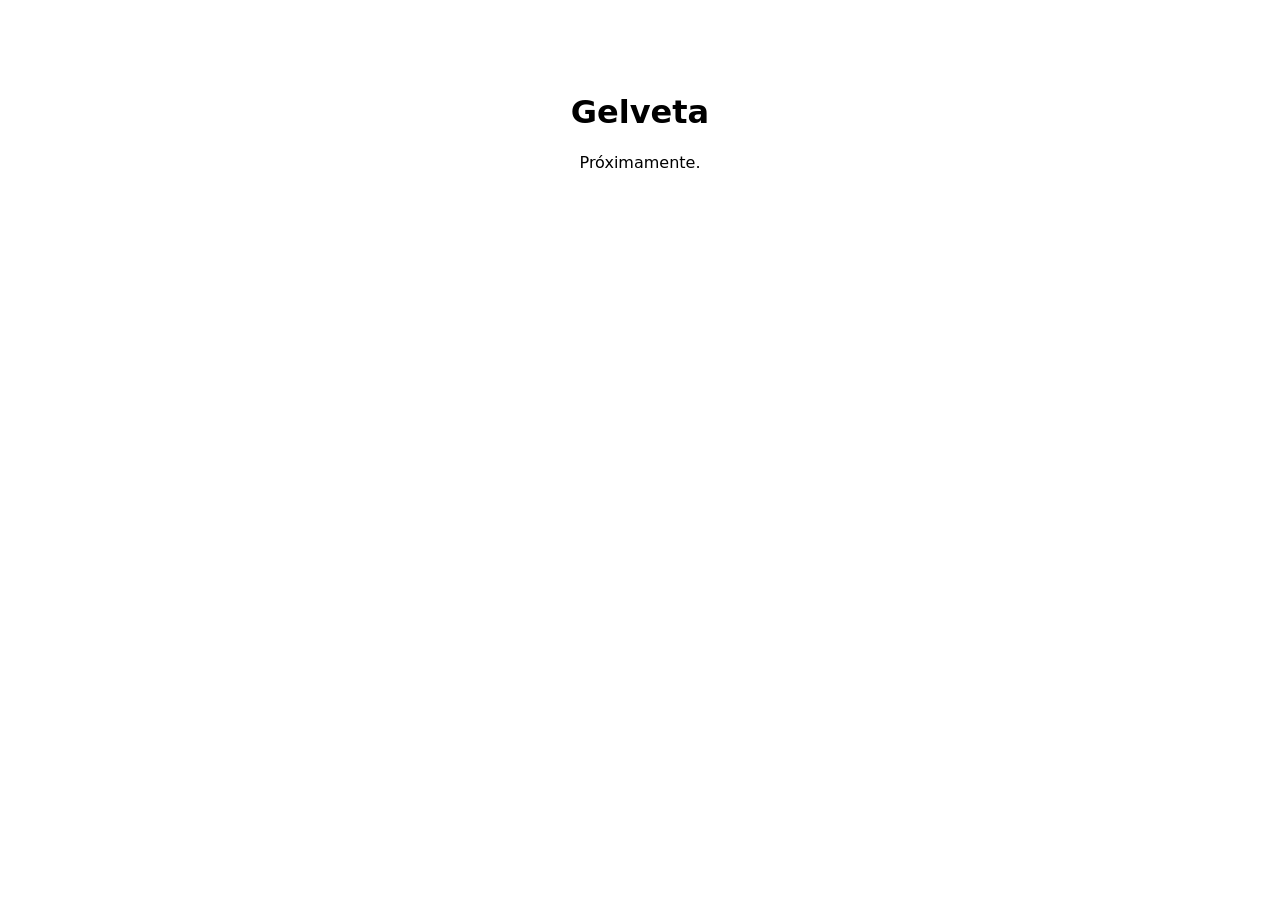
<file: index.html>
<!DOCTYPE html>
<html lang="es">
<head>
  <meta charset="UTF-8">
  <meta name="viewport" content="width=device-width, initial-scale=1">
  <title>Gelveta</title>
</head>
<body style="font-family: system-ui, sans-serif; text-align: center; padding: 4rem 1rem;">
  <h1>Gelveta</h1>
  <p>Próximamente.</p>
</body>
</html>
</file>
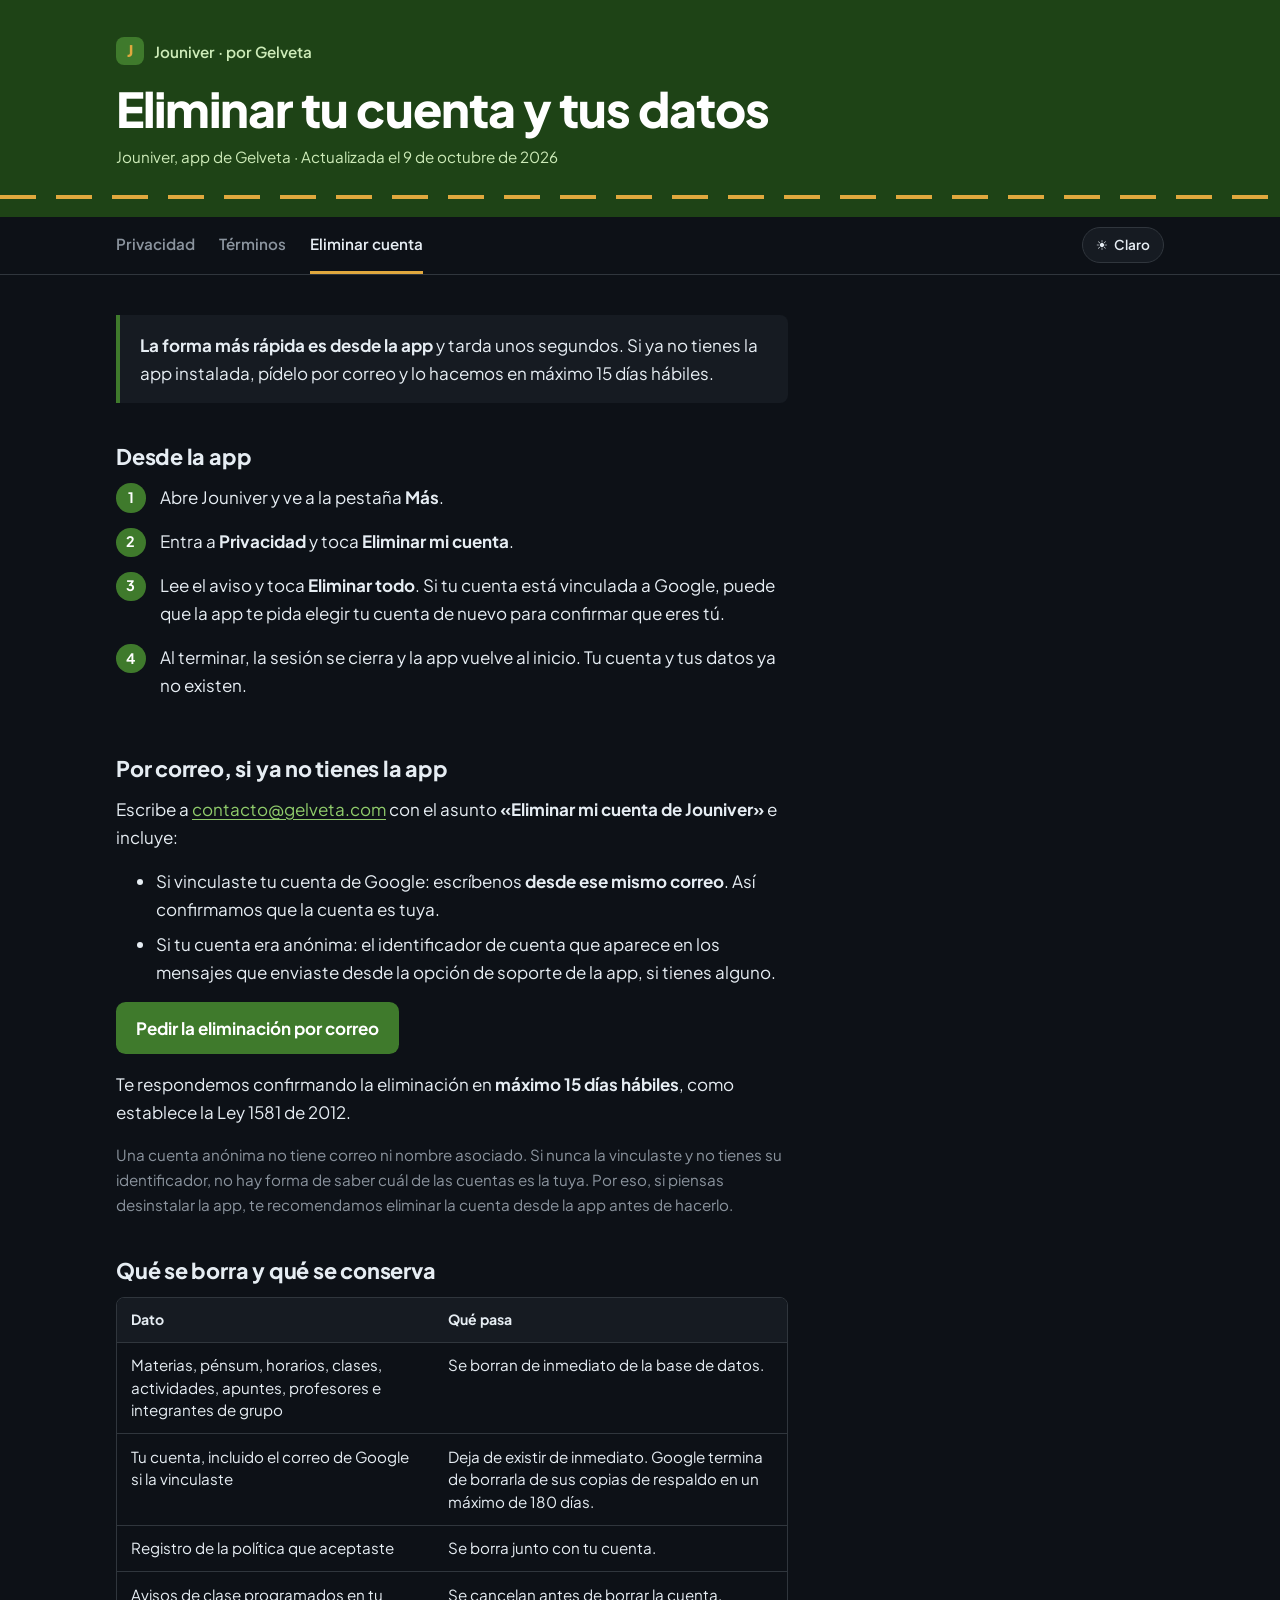
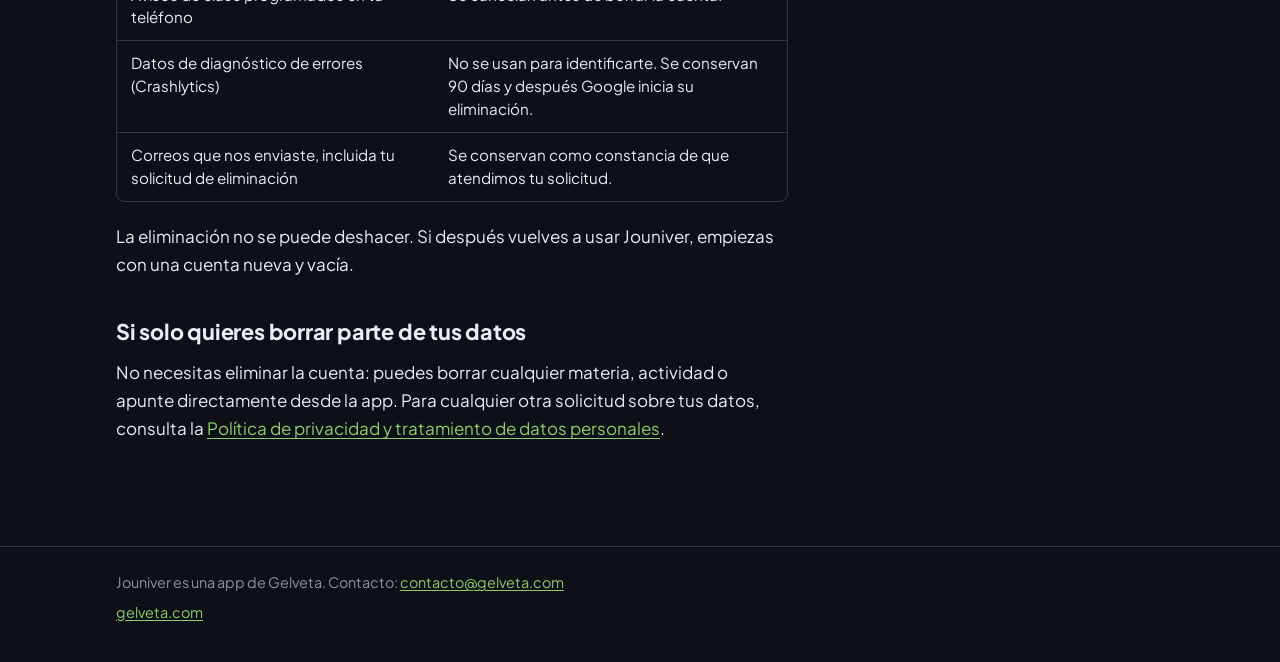
<file: jouniver/eliminar-cuenta/index.html>
<!DOCTYPE html>
<html lang="es-CO">
<head>
  <meta charset="UTF-8">
  <meta name="viewport" content="width=device-width, initial-scale=1, viewport-fit=cover">
  <title>Eliminar tu cuenta y tus datos · Jouniver</title>
  <meta name="description" content="Cómo eliminar tu cuenta de Jouniver y todos tus datos, desde la app o por correo.">
  <link rel="preconnect" href="https://fonts.googleapis.com">
  <link rel="preconnect" href="https://fonts.gstatic.com" crossorigin>
  <link href="https://fonts.googleapis.com/css2?family=Plus+Jakarta+Sans:wght@400;600;700;800&display=swap" rel="stylesheet">
  <script>
    try { if (localStorage.getItem('tema') === 'light') document.documentElement.dataset.theme = 'light'; } catch (e) {}
  </script>
  <link rel="stylesheet" href="../legal.css">
</head>
<body>

<header class="cabecera">
  <div class="cabecera-interior">
    <a class="app" href="https://gelveta.com"><span class="app-marca" aria-hidden="true">J</span>Jouniver · por Gelveta</a>
    <h1>Eliminar tu cuenta y tus datos</h1>
    <p class="vigencia">Jouniver, app de Gelveta · Actualizada el 9 de octubre de 2026</p>
  </div>
</header>

<nav class="paginas" aria-label="Documentos legales de Jouniver">
  <div class="paginas-interior">
  <ul>
    <li><a href="../privacidad/">Privacidad</a></li>
    <li><a href="../terminos/">Términos</a></li>
    <li><a href="../eliminar-cuenta/" aria-current="page">Eliminar cuenta</a></li>
  </ul>
    <button class="tema" type="button" id="tema" aria-label="Cambiar entre modo oscuro y claro"></button>
  </div>
</nav>

<main class="cuerpo">
  <article>
    <div class="resumen">
      <p><strong>La forma más rápida es desde la app</strong> y tarda unos segundos. Si ya no tienes la app instalada, pídelo por correo y lo hacemos en máximo 15 días hábiles.</p>
    </div>

    <section id="app">
      <h2>Desde la app</h2>
      <ol class="pasos">
        <li>Abre Jouniver y ve a la pestaña <strong>Más</strong>.</li>
        <li>Entra a <strong>Privacidad</strong> y toca <strong>Eliminar mi cuenta</strong>.</li>
        <li>Lee el aviso y toca <strong>Eliminar todo</strong>. Si tu cuenta está vinculada a Google, puede que la app te pida elegir tu cuenta de nuevo para confirmar que eres tú.</li>
        <li>Al terminar, la sesión se cierra y la app vuelve al inicio. Tu cuenta y tus datos ya no existen.</li>
      </ol>
    </section>

    <section id="correo">
      <h2>Por correo, si ya no tienes la app</h2>
      <p>Escribe a <a href="mailto:contacto@gelveta.com?subject=Eliminar%20mi%20cuenta%20de%20Jouniver">contacto@gelveta.com</a> con el asunto <strong>«Eliminar mi cuenta de Jouniver»</strong> e incluye:</p>
      <ul>
        <li>Si vinculaste tu cuenta de Google: escríbenos <strong>desde ese mismo correo</strong>. Así confirmamos que la cuenta es tuya.</li>
        <li>Si tu cuenta era anónima: el identificador de cuenta que aparece en los mensajes que enviaste desde la opción de soporte de la app, si tienes alguno.</li>
      </ul>
      <p><a class="boton" href="mailto:contacto@gelveta.com?subject=Eliminar%20mi%20cuenta%20de%20Jouniver">Pedir la eliminación por correo</a></p>
      <p>Te respondemos confirmando la eliminación en <strong>máximo 15 días hábiles</strong>, como establece la Ley 1581 de 2012.</p>
      <p class="nota">Una cuenta anónima no tiene correo ni nombre asociado. Si nunca la vinculaste y no tienes su identificador, no hay forma de saber cuál de las cuentas es la tuya. Por eso, si piensas desinstalar la app, te recomendamos eliminar la cuenta desde la app antes de hacerlo.</p>
    </section>

    <section id="que-se-borra">
      <h2>Qué se borra y qué se conserva</h2>
      <div class="tabla">
        <table>
          <thead>
            <tr><th scope="col">Dato</th><th scope="col">Qué pasa</th></tr>
          </thead>
          <tbody>
            <tr><td>Materias, pénsum, horarios, clases, actividades, apuntes, profesores e integrantes de grupo</td><td>Se borran de inmediato de la base de datos.</td></tr>
            <tr><td>Tu cuenta, incluido el correo de Google si la vinculaste</td><td>Deja de existir de inmediato. Google termina de borrarla de sus copias de respaldo en un máximo de 180 días.</td></tr>
            <tr><td>Registro de la política que aceptaste</td><td>Se borra junto con tu cuenta.</td></tr>
            <tr><td>Avisos de clase programados en tu teléfono</td><td>Se cancelan antes de borrar la cuenta.</td></tr>
            <tr><td>Datos de diagnóstico de errores (Crashlytics)</td><td>No se usan para identificarte. Se conservan 90 días y después Google inicia su eliminación.</td></tr>
            <tr><td>Correos que nos enviaste, incluida tu solicitud de eliminación</td><td>Se conservan como constancia de que atendimos tu solicitud.</td></tr>
          </tbody>
        </table>
      </div>
      <p>La eliminación no se puede deshacer. Si después vuelves a usar Jouniver, empiezas con una cuenta nueva y vacía.</p>
    </section>

    <section id="parcial">
      <h2>Si solo quieres borrar parte de tus datos</h2>
      <p>No necesitas eliminar la cuenta: puedes borrar cualquier materia, actividad o apunte directamente desde la app. Para cualquier otra solicitud sobre tus datos, consulta la <a href="../privacidad/">Política de privacidad y tratamiento de datos personales</a>.</p>
    </section>
  </article>
</main>

<footer class="pie">
  <div>
    <p>Jouniver es una app de Gelveta. Contacto: <a href="mailto:contacto@gelveta.com">contacto@gelveta.com</a></p>
    <p><a href="https://gelveta.com">gelveta.com</a></p>
  </div>
</footer>

<script>
  (function () {
    var root = document.documentElement, boton = document.getElementById('tema');
    function pintar() {
      var claro = root.dataset.theme === 'light';
      boton.innerHTML = claro ? '<span aria-hidden="true">🌙</span><span class="tema-texto">Oscuro</span>' : '<span aria-hidden="true">☀️</span><span class="tema-texto">Claro</span>';
      boton.setAttribute('aria-pressed', claro ? 'true' : 'false');
    }
    boton.addEventListener('click', function () {
      if (root.dataset.theme === 'light') { delete root.dataset.theme; } else { root.dataset.theme = 'light'; }
      try { localStorage.setItem('tema', root.dataset.theme === 'light' ? 'light' : 'dark'); } catch (e) {}
      pintar();
    });
    pintar();
  })();
</script>
</body>
</html>
</file>
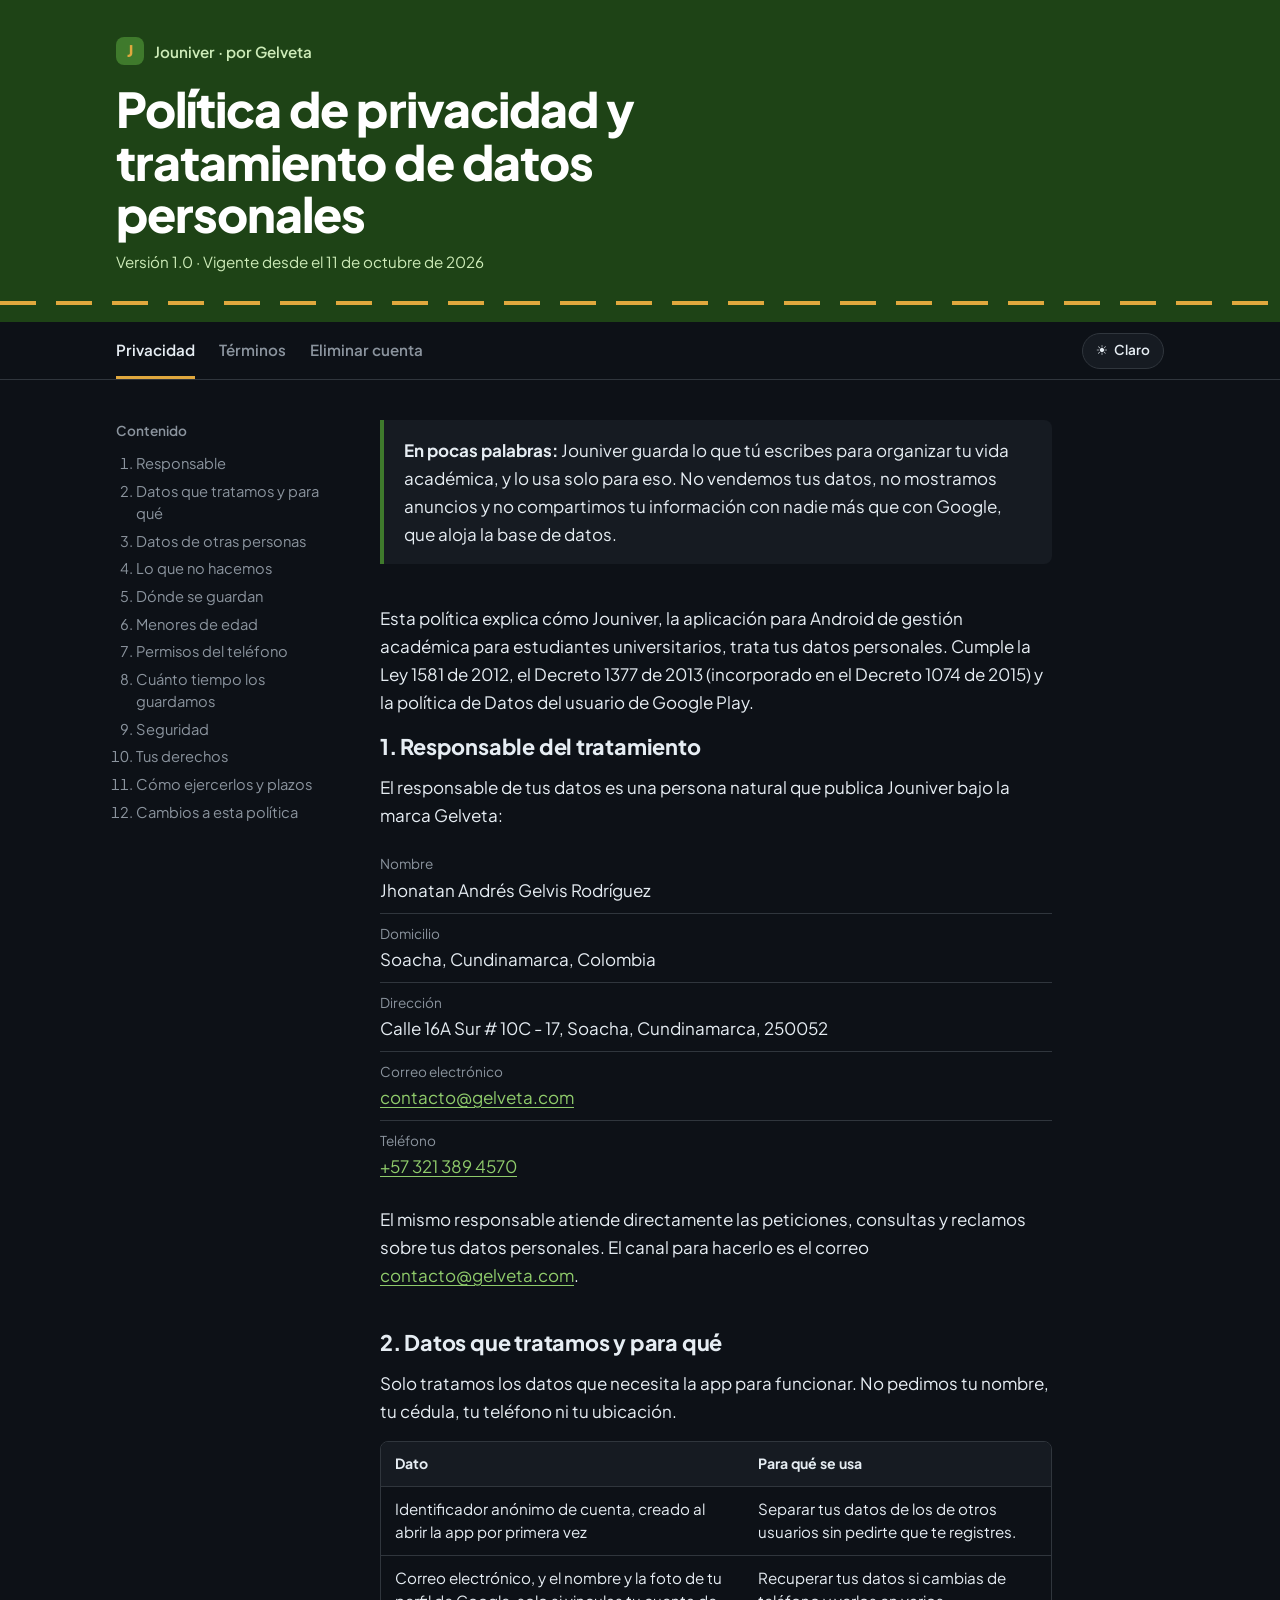
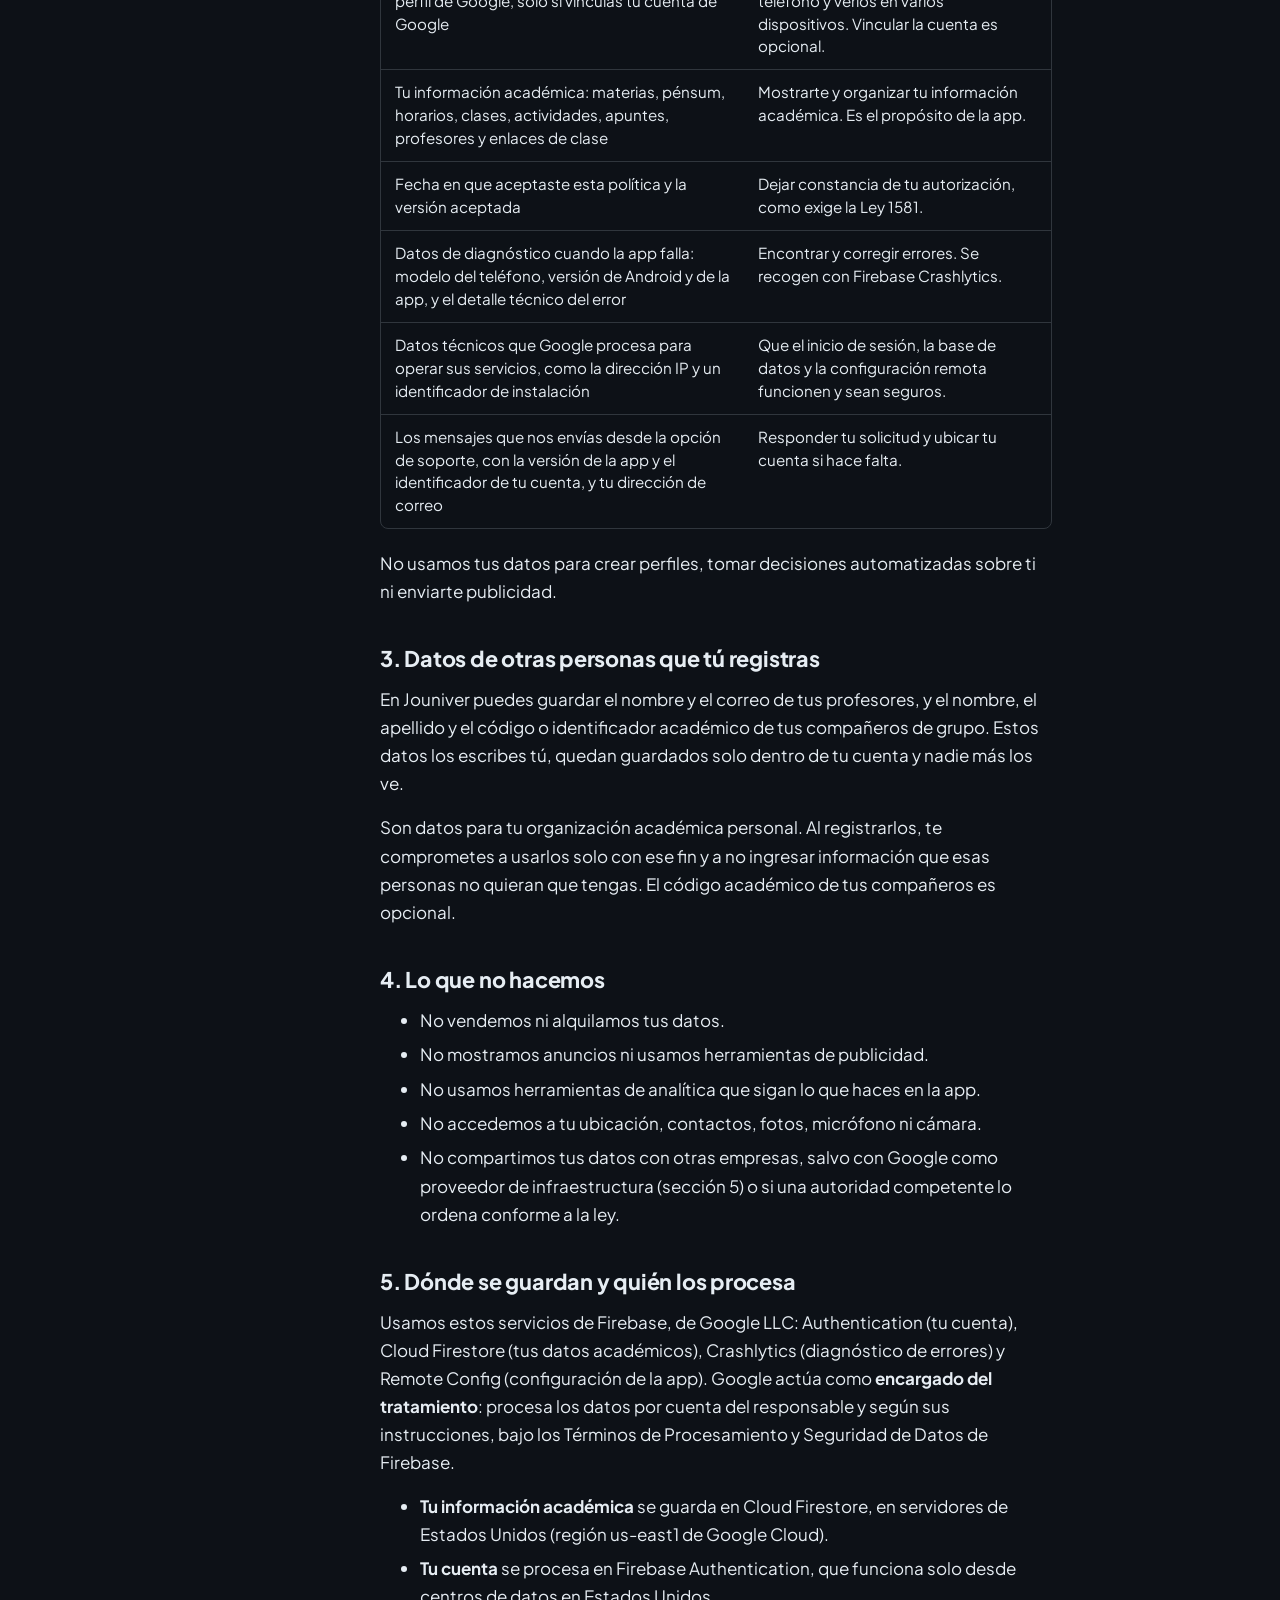
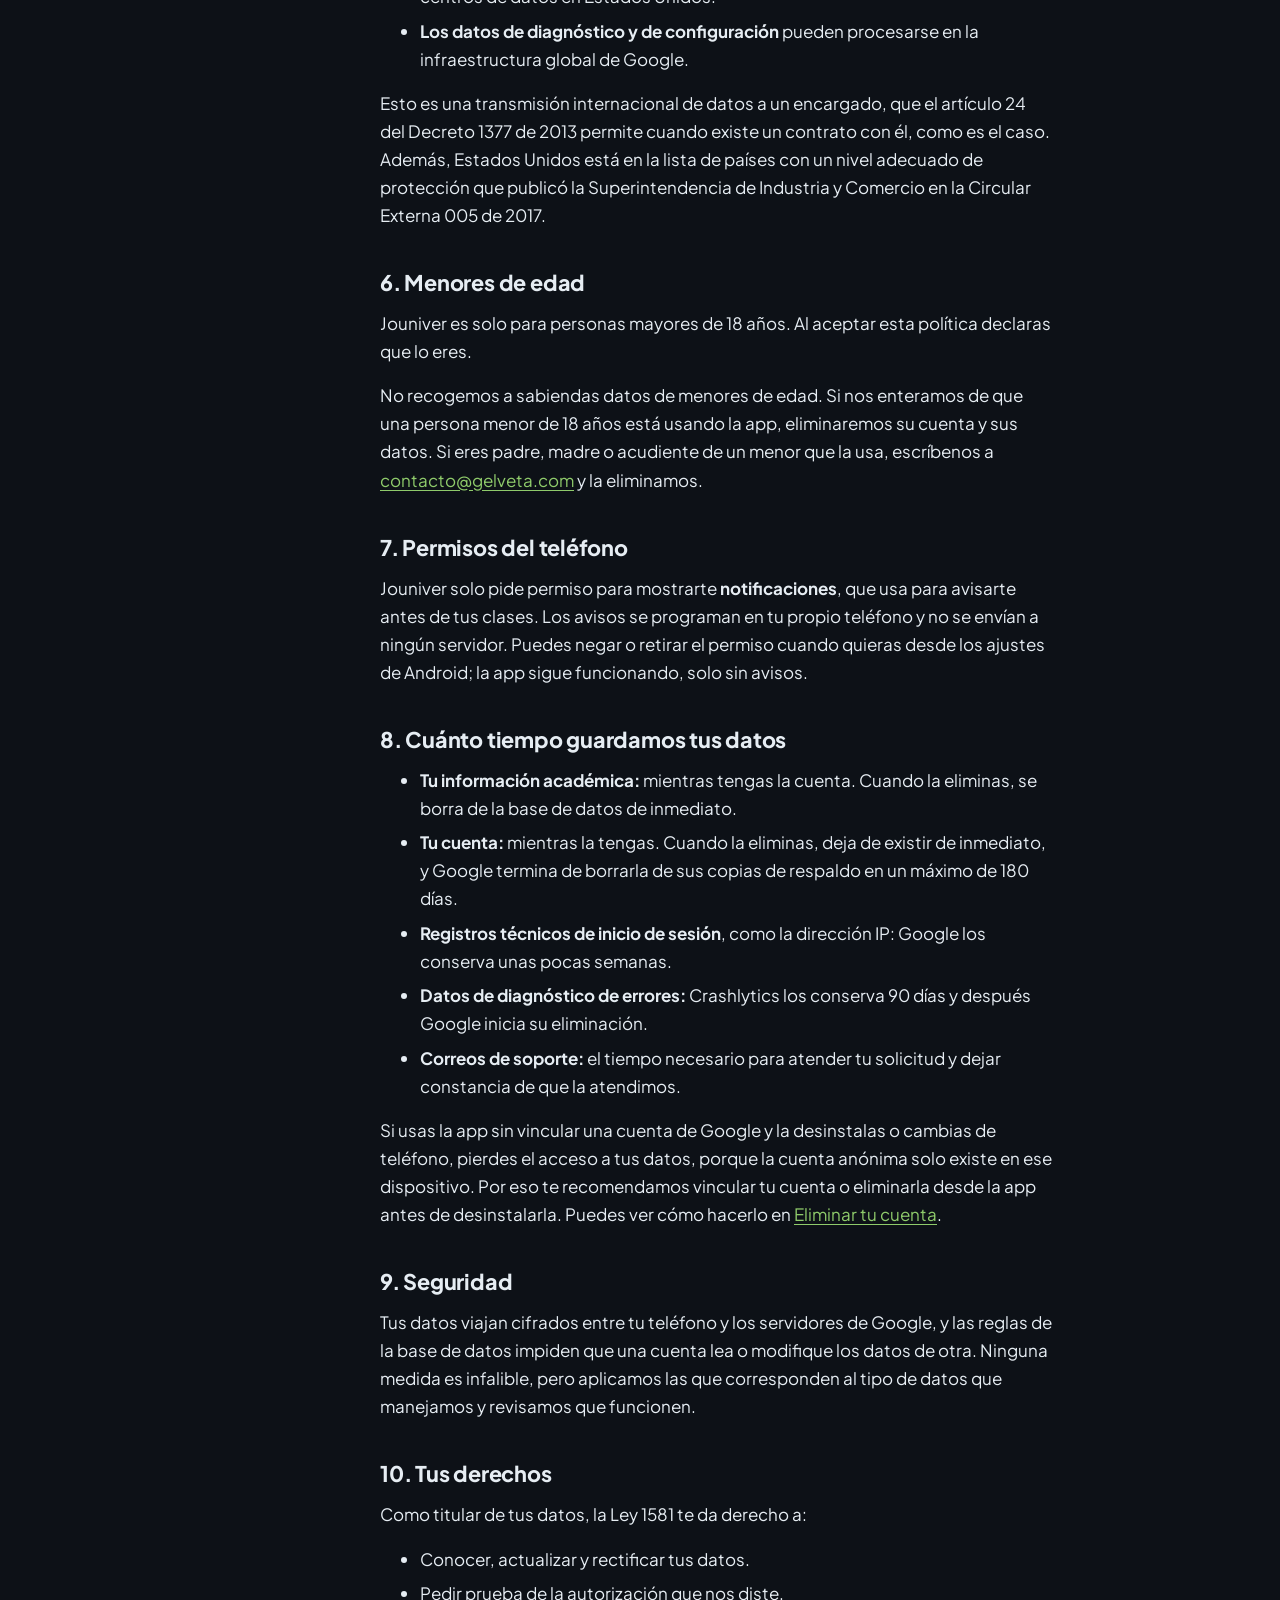
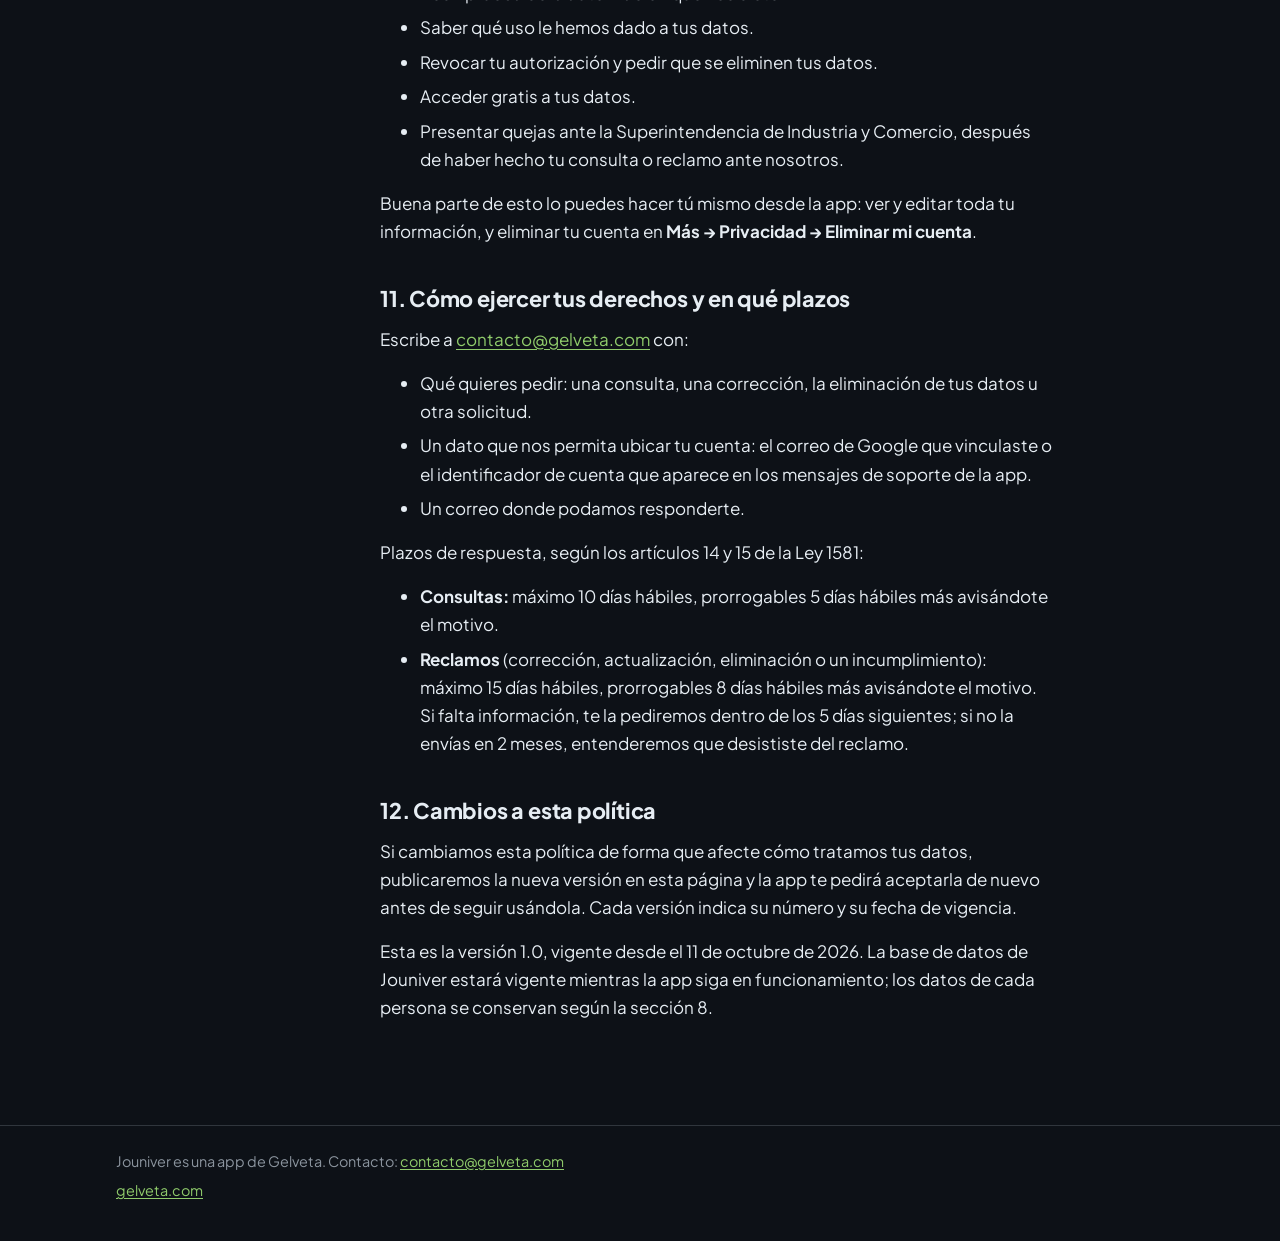
<file: jouniver/privacidad/index.html>
<!DOCTYPE html>
<html lang="es-CO">
<head>
  <meta charset="UTF-8">
  <meta name="viewport" content="width=device-width, initial-scale=1, viewport-fit=cover">
  <title>Política de privacidad y tratamiento de datos personales · Jouniver</title>
  <meta name="description" content="Cómo Jouniver trata tus datos personales: qué recoge, para qué, dónde se guardan y cómo ejercer tus derechos según la Ley 1581 de 2012.">
  <link rel="preconnect" href="https://fonts.googleapis.com">
  <link rel="preconnect" href="https://fonts.gstatic.com" crossorigin>
  <link href="https://fonts.googleapis.com/css2?family=Plus+Jakarta+Sans:wght@400;600;700;800&display=swap" rel="stylesheet">
  <script>
    try { if (localStorage.getItem('tema') === 'light') document.documentElement.dataset.theme = 'light'; } catch (e) {}
  </script>
  <link rel="stylesheet" href="../legal.css">
</head>
<body>

<header class="cabecera">
  <div class="cabecera-interior">
    <a class="app" href="https://gelveta.com"><span class="app-marca" aria-hidden="true">J</span>Jouniver · por Gelveta</a>
    <h1>Política de privacidad y tratamiento de datos personales</h1>
    <p class="vigencia">Versión 1.0 · Vigente desde el 11 de octubre de 2026</p>
  </div>
</header>

<nav class="paginas" aria-label="Documentos legales de Jouniver">
  <div class="paginas-interior">
  <ul>
    <li><a href="../privacidad/" aria-current="page">Privacidad</a></li>
    <li><a href="../terminos/">Términos</a></li>
    <li><a href="../eliminar-cuenta/">Eliminar cuenta</a></li>
  </ul>
    <button class="tema" type="button" id="tema" aria-label="Cambiar entre modo oscuro y claro"></button>
  </div>
</nav>

<main class="cuerpo con-indice">
  <aside class="indice" aria-label="Contenido">
    <h2>Contenido</h2>
    <ol>
      <li><a href="#responsable">Responsable</a></li>
      <li><a href="#datos">Datos que tratamos y para qué</a></li>
      <li><a href="#terceros">Datos de otras personas</a></li>
      <li><a href="#no-hacemos">Lo que no hacemos</a></li>
      <li><a href="#donde">Dónde se guardan</a></li>
      <li><a href="#menores">Menores de edad</a></li>
      <li><a href="#permisos">Permisos del teléfono</a></li>
      <li><a href="#conservacion">Cuánto tiempo los guardamos</a></li>
      <li><a href="#seguridad">Seguridad</a></li>
      <li><a href="#derechos">Tus derechos</a></li>
      <li><a href="#ejercer">Cómo ejercerlos y plazos</a></li>
      <li><a href="#cambios">Cambios a esta política</a></li>
    </ol>
  </aside>

  <article>
    <div class="resumen">
      <p><strong>En pocas palabras:</strong> Jouniver guarda lo que tú escribes para organizar tu vida académica, y lo usa solo para eso. No vendemos tus datos, no mostramos anuncios y no compartimos tu información con nadie más que con Google, que aloja la base de datos.</p>
    </div>

    <p>Esta política explica cómo Jouniver, la aplicación para Android de gestión académica para estudiantes universitarios, trata tus datos personales. Cumple la Ley 1581 de 2012, el Decreto 1377 de 2013 (incorporado en el Decreto 1074 de 2015) y la política de Datos del usuario de Google Play.</p>

    <section id="responsable">
      <h2>1. Responsable del tratamiento</h2>
      <p>El responsable de tus datos es una persona natural que publica Jouniver bajo la marca Gelveta:</p>
      <ul class="ficha">
        <li><span>Nombre</span>Jhonatan Andrés Gelvis Rodríguez</li>
        <li><span>Domicilio</span>Soacha, Cundinamarca, Colombia</li>
        <li><span>Dirección</span>Calle 16A Sur # 10C - 17, Soacha, Cundinamarca, 250052</li>
        <li><span>Correo electrónico</span><a href="mailto:contacto@gelveta.com">contacto@gelveta.com</a></li>
        <li><span>Teléfono</span><a href="tel:+573213894570">+57 321 389 4570</a></li>
      </ul>
      <p>El mismo responsable atiende directamente las peticiones, consultas y reclamos sobre tus datos personales. El canal para hacerlo es el correo <a href="mailto:contacto@gelveta.com">contacto@gelveta.com</a>.</p>
    </section>

    <section id="datos">
      <h2>2. Datos que tratamos y para qué</h2>
      <p>Solo tratamos los datos que necesita la app para funcionar. No pedimos tu nombre, tu cédula, tu teléfono ni tu ubicación.</p>
      <div class="tabla">
        <table>
          <thead>
            <tr><th scope="col">Dato</th><th scope="col">Para qué se usa</th></tr>
          </thead>
          <tbody>
            <tr><td>Identificador anónimo de cuenta, creado al abrir la app por primera vez</td><td>Separar tus datos de los de otros usuarios sin pedirte que te registres.</td></tr>
            <tr><td>Correo electrónico, y el nombre y la foto de tu perfil de Google, solo si vinculas tu cuenta de Google</td><td>Recuperar tus datos si cambias de teléfono y verlos en varios dispositivos. Vincular la cuenta es opcional.</td></tr>
            <tr><td>Tu información académica: materias, pénsum, horarios, clases, actividades, apuntes, profesores y enlaces de clase</td><td>Mostrarte y organizar tu información académica. Es el propósito de la app.</td></tr>
            <tr><td>Fecha en que aceptaste esta política y la versión aceptada</td><td>Dejar constancia de tu autorización, como exige la Ley 1581.</td></tr>
            <tr><td>Datos de diagnóstico cuando la app falla: modelo del teléfono, versión de Android y de la app, y el detalle técnico del error</td><td>Encontrar y corregir errores. Se recogen con Firebase Crashlytics.</td></tr>
            <tr><td>Datos técnicos que Google procesa para operar sus servicios, como la dirección IP y un identificador de instalación</td><td>Que el inicio de sesión, la base de datos y la configuración remota funcionen y sean seguros.</td></tr>
            <tr><td>Los mensajes que nos envías desde la opción de soporte, con la versión de la app y el identificador de tu cuenta, y tu dirección de correo</td><td>Responder tu solicitud y ubicar tu cuenta si hace falta.</td></tr>
          </tbody>
        </table>
      </div>
      <p>No usamos tus datos para crear perfiles, tomar decisiones automatizadas sobre ti ni enviarte publicidad.</p>
    </section>

    <section id="terceros">
      <h2>3. Datos de otras personas que tú registras</h2>
      <p>En Jouniver puedes guardar el nombre y el correo de tus profesores, y el nombre, el apellido y el código o identificador académico de tus compañeros de grupo. Estos datos los escribes tú, quedan guardados solo dentro de tu cuenta y nadie más los ve.</p>
      <p>Son datos para tu organización académica personal. Al registrarlos, te comprometes a usarlos solo con ese fin y a no ingresar información que esas personas no quieran que tengas. El código académico de tus compañeros es opcional.</p>
    </section>

    <section id="no-hacemos">
      <h2>4. Lo que no hacemos</h2>
      <ul>
        <li>No vendemos ni alquilamos tus datos.</li>
        <li>No mostramos anuncios ni usamos herramientas de publicidad.</li>
        <li>No usamos herramientas de analítica que sigan lo que haces en la app.</li>
        <li>No accedemos a tu ubicación, contactos, fotos, micrófono ni cámara.</li>
        <li>No compartimos tus datos con otras empresas, salvo con Google como proveedor de infraestructura (sección 5) o si una autoridad competente lo ordena conforme a la ley.</li>
      </ul>
    </section>

    <section id="donde">
      <h2>5. Dónde se guardan y quién los procesa</h2>
      <p>Usamos estos servicios de Firebase, de Google LLC: Authentication (tu cuenta), Cloud Firestore (tus datos académicos), Crashlytics (diagnóstico de errores) y Remote Config (configuración de la app). Google actúa como <strong>encargado del tratamiento</strong>: procesa los datos por cuenta del responsable y según sus instrucciones, bajo los Términos de Procesamiento y Seguridad de Datos de Firebase.</p>
      <ul>
        <li><strong>Tu información académica</strong> se guarda en Cloud Firestore, en servidores de Estados Unidos (región us-east1 de Google Cloud).</li>
        <li><strong>Tu cuenta</strong> se procesa en Firebase Authentication, que funciona solo desde centros de datos en Estados Unidos.</li>
        <li><strong>Los datos de diagnóstico y de configuración</strong> pueden procesarse en la infraestructura global de Google.</li>
      </ul>
      <p>Esto es una transmisión internacional de datos a un encargado, que el artículo 24 del Decreto 1377 de 2013 permite cuando existe un contrato con él, como es el caso. Además, Estados Unidos está en la lista de países con un nivel adecuado de protección que publicó la Superintendencia de Industria y Comercio en la Circular Externa 005 de 2017.</p>
    </section>

    <section id="menores">
      <h2>6. Menores de edad</h2>
      <p>Jouniver es solo para personas mayores de 18 años. Al aceptar esta política declaras que lo eres.</p>
      <p>No recogemos a sabiendas datos de menores de edad. Si nos enteramos de que una persona menor de 18 años está usando la app, eliminaremos su cuenta y sus datos. Si eres padre, madre o acudiente de un menor que la usa, escríbenos a <a href="mailto:contacto@gelveta.com">contacto@gelveta.com</a> y la eliminamos.</p>
    </section>

    <section id="permisos">
      <h2>7. Permisos del teléfono</h2>
      <p>Jouniver solo pide permiso para mostrarte <strong>notificaciones</strong>, que usa para avisarte antes de tus clases. Los avisos se programan en tu propio teléfono y no se envían a ningún servidor. Puedes negar o retirar el permiso cuando quieras desde los ajustes de Android; la app sigue funcionando, solo sin avisos.</p>
    </section>

    <section id="conservacion">
      <h2>8. Cuánto tiempo guardamos tus datos</h2>
      <ul>
        <li><strong>Tu información académica:</strong> mientras tengas la cuenta. Cuando la eliminas, se borra de la base de datos de inmediato.</li>
        <li><strong>Tu cuenta:</strong> mientras la tengas. Cuando la eliminas, deja de existir de inmediato, y Google termina de borrarla de sus copias de respaldo en un máximo de 180 días.</li>
        <li><strong>Registros técnicos de inicio de sesión</strong>, como la dirección IP: Google los conserva unas pocas semanas.</li>
        <li><strong>Datos de diagnóstico de errores:</strong> Crashlytics los conserva 90 días y después Google inicia su eliminación.</li>
        <li><strong>Correos de soporte:</strong> el tiempo necesario para atender tu solicitud y dejar constancia de que la atendimos.</li>
      </ul>
      <p>Si usas la app sin vincular una cuenta de Google y la desinstalas o cambias de teléfono, pierdes el acceso a tus datos, porque la cuenta anónima solo existe en ese dispositivo. Por eso te recomendamos vincular tu cuenta o eliminarla desde la app antes de desinstalarla. Puedes ver cómo hacerlo en <a href="../eliminar-cuenta/">Eliminar tu cuenta</a>.</p>
    </section>

    <section id="seguridad">
      <h2>9. Seguridad</h2>
      <p>Tus datos viajan cifrados entre tu teléfono y los servidores de Google, y las reglas de la base de datos impiden que una cuenta lea o modifique los datos de otra. Ninguna medida es infalible, pero aplicamos las que corresponden al tipo de datos que manejamos y revisamos que funcionen.</p>
    </section>

    <section id="derechos">
      <h2>10. Tus derechos</h2>
      <p>Como titular de tus datos, la Ley 1581 te da derecho a:</p>
      <ul>
        <li>Conocer, actualizar y rectificar tus datos.</li>
        <li>Pedir prueba de la autorización que nos diste.</li>
        <li>Saber qué uso le hemos dado a tus datos.</li>
        <li>Revocar tu autorización y pedir que se eliminen tus datos.</li>
        <li>Acceder gratis a tus datos.</li>
        <li>Presentar quejas ante la Superintendencia de Industria y Comercio, después de haber hecho tu consulta o reclamo ante nosotros.</li>
      </ul>
      <p>Buena parte de esto lo puedes hacer tú mismo desde la app: ver y editar toda tu información, y eliminar tu cuenta en <strong>Más → Privacidad → Eliminar mi cuenta</strong>.</p>
    </section>

    <section id="ejercer">
      <h2>11. Cómo ejercer tus derechos y en qué plazos</h2>
      <p>Escribe a <a href="mailto:contacto@gelveta.com">contacto@gelveta.com</a> con:</p>
      <ul>
        <li>Qué quieres pedir: una consulta, una corrección, la eliminación de tus datos u otra solicitud.</li>
        <li>Un dato que nos permita ubicar tu cuenta: el correo de Google que vinculaste o el identificador de cuenta que aparece en los mensajes de soporte de la app.</li>
        <li>Un correo donde podamos responderte.</li>
      </ul>
      <p>Plazos de respuesta, según los artículos 14 y 15 de la Ley 1581:</p>
      <ul>
        <li><strong>Consultas:</strong> máximo 10 días hábiles, prorrogables 5 días hábiles más avisándote el motivo.</li>
        <li><strong>Reclamos</strong> (corrección, actualización, eliminación o un incumplimiento): máximo 15 días hábiles, prorrogables 8 días hábiles más avisándote el motivo. Si falta información, te la pediremos dentro de los 5 días siguientes; si no la envías en 2 meses, entenderemos que desististe del reclamo.</li>
      </ul>
    </section>

    <section id="cambios">
      <h2>12. Cambios a esta política</h2>
      <p>Si cambiamos esta política de forma que afecte cómo tratamos tus datos, publicaremos la nueva versión en esta página y la app te pedirá aceptarla de nuevo antes de seguir usándola. Cada versión indica su número y su fecha de vigencia.</p>
      <p>Esta es la versión 1.0, vigente desde el 11 de octubre de 2026. La base de datos de Jouniver estará vigente mientras la app siga en funcionamiento; los datos de cada persona se conservan según la sección 8.</p>
    </section>
  </article>
</main>

<footer class="pie">
  <div>
    <p>Jouniver es una app de Gelveta. Contacto: <a href="mailto:contacto@gelveta.com">contacto@gelveta.com</a></p>
    <p><a href="https://gelveta.com">gelveta.com</a></p>
  </div>
</footer>

<script>
  (function () {
    var root = document.documentElement, boton = document.getElementById('tema');
    function pintar() {
      var claro = root.dataset.theme === 'light';
      boton.innerHTML = claro ? '<span aria-hidden="true">🌙</span><span class="tema-texto">Oscuro</span>' : '<span aria-hidden="true">☀️</span><span class="tema-texto">Claro</span>';
      boton.setAttribute('aria-pressed', claro ? 'true' : 'false');
    }
    boton.addEventListener('click', function () {
      if (root.dataset.theme === 'light') { delete root.dataset.theme; } else { root.dataset.theme = 'light'; }
      try { localStorage.setItem('tema', root.dataset.theme === 'light' ? 'light' : 'dark'); } catch (e) {}
      pintar();
    });
    pintar();
  })();
</script>
</body>
</html>
</file>
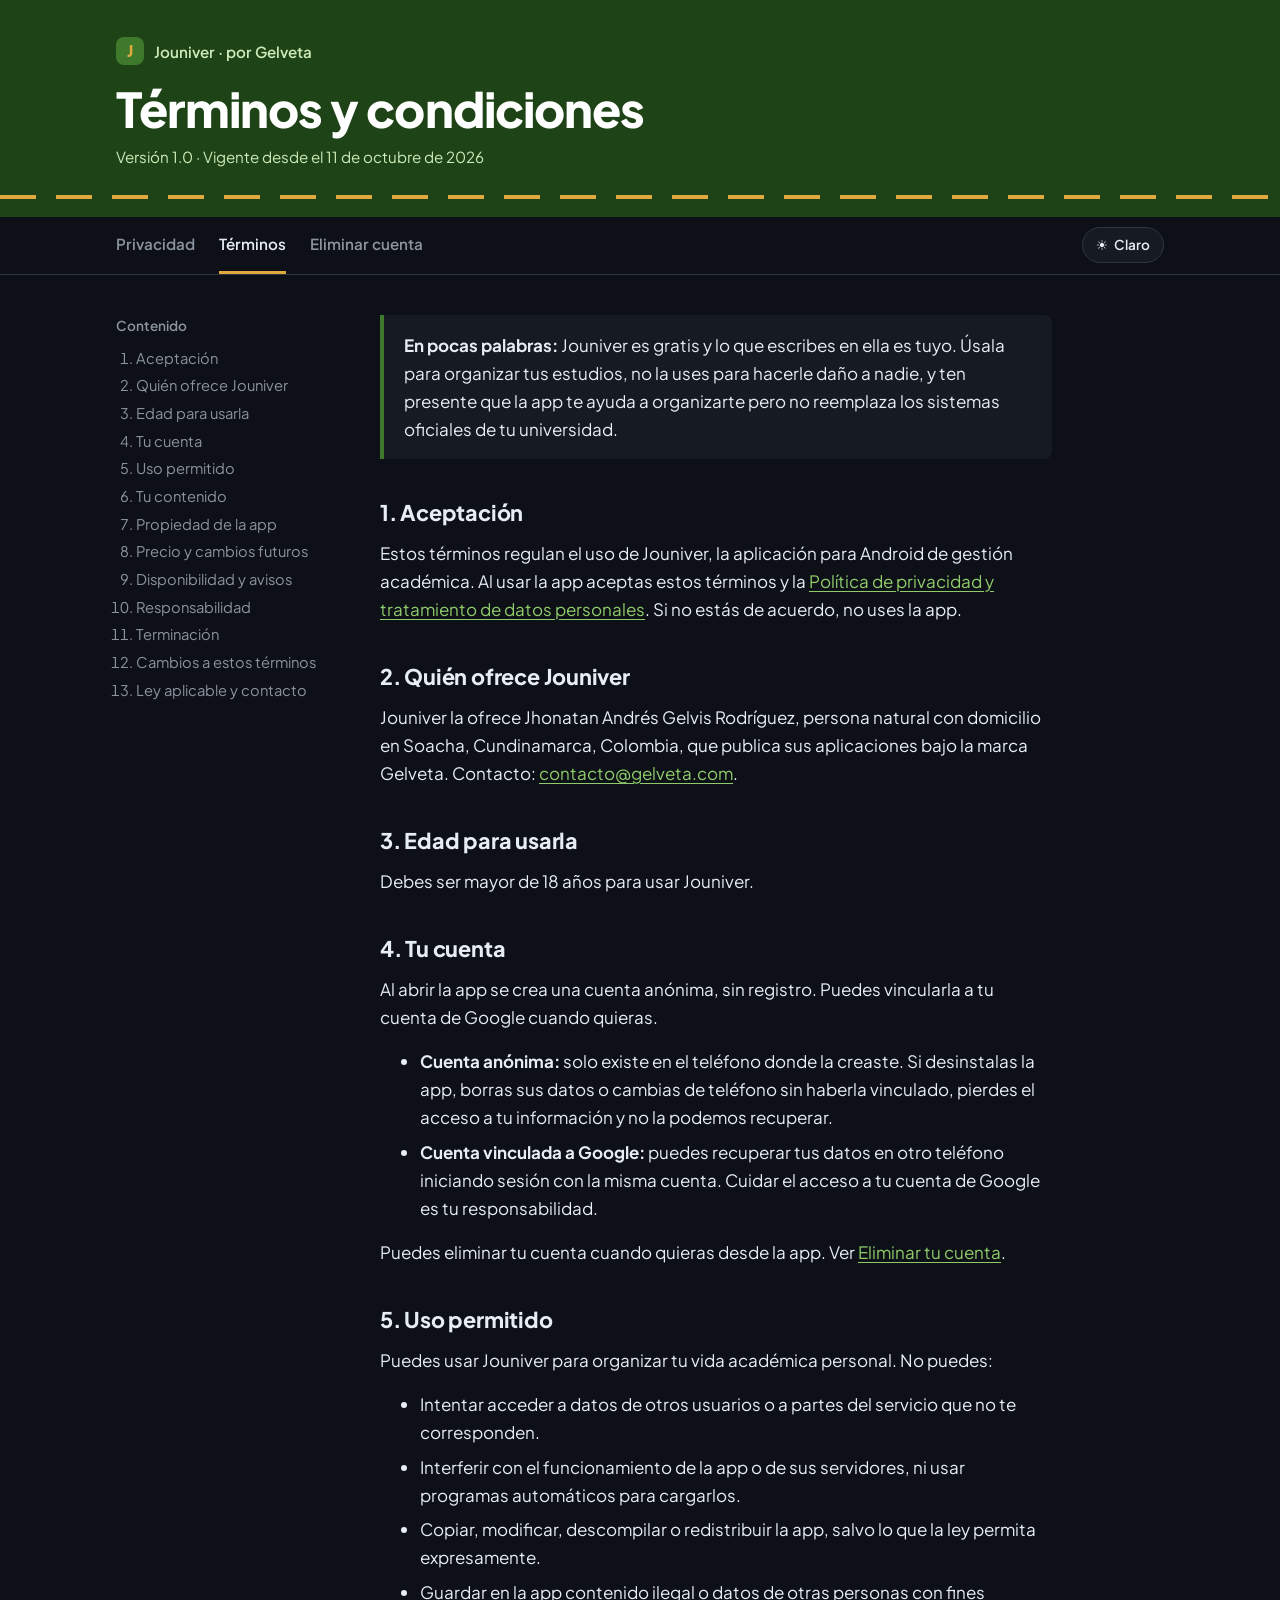
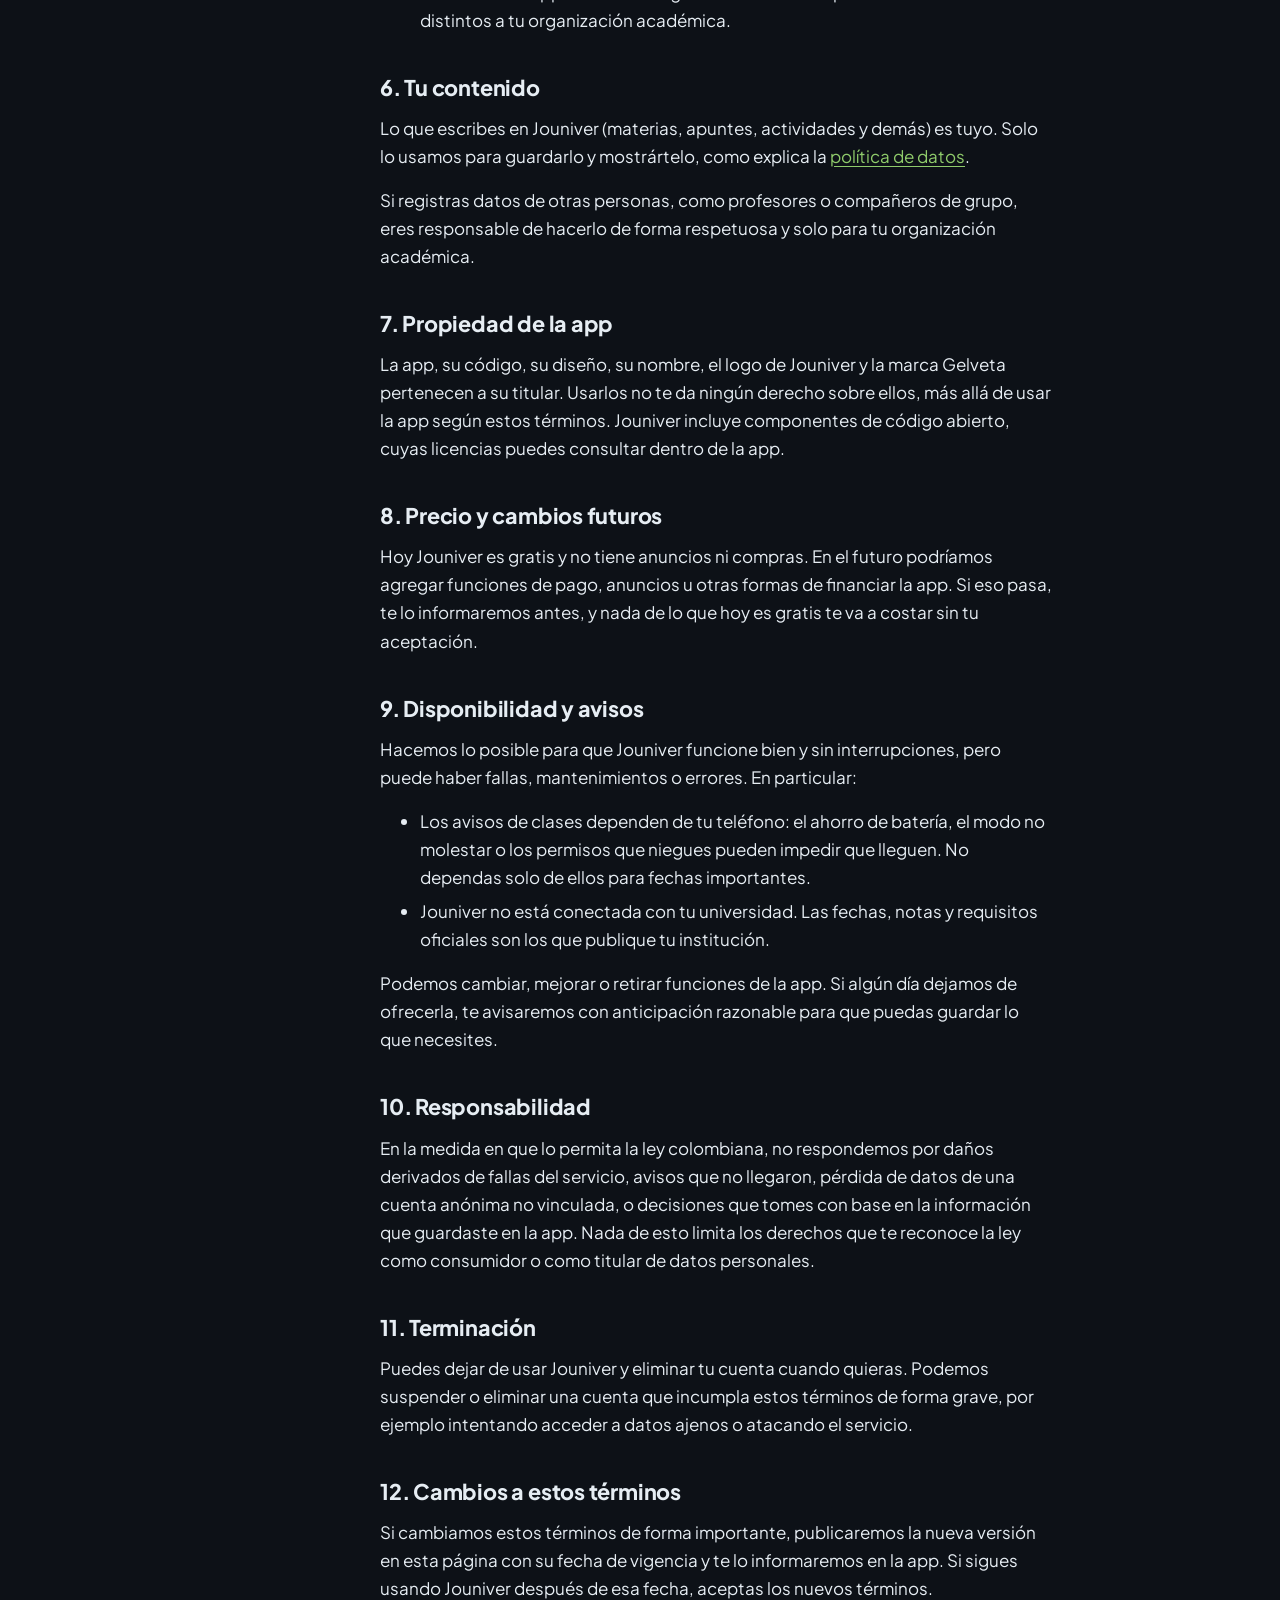
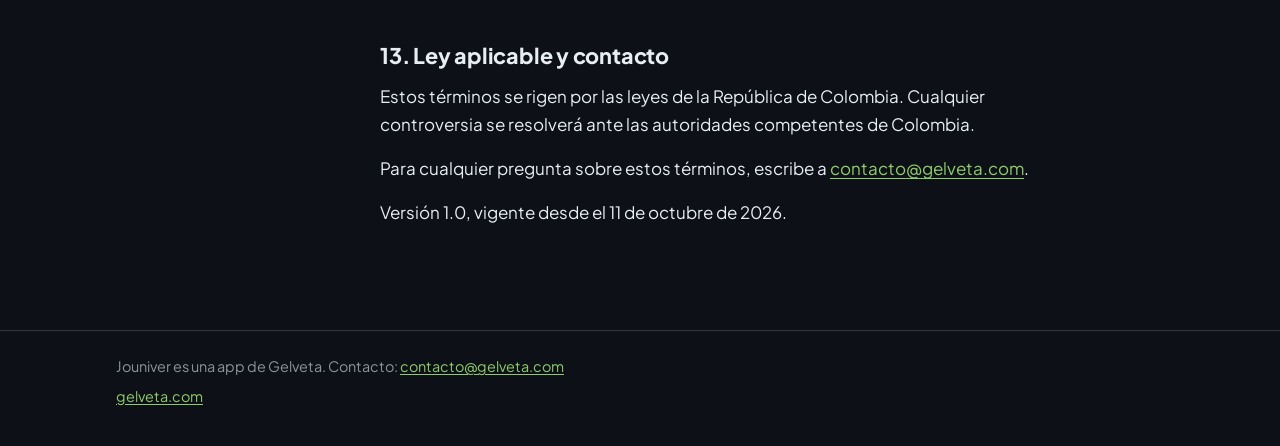
<file: jouniver/terminos/index.html>
<!DOCTYPE html>
<html lang="es-CO">
<head>
  <meta charset="UTF-8">
  <meta name="viewport" content="width=device-width, initial-scale=1, viewport-fit=cover">
  <title>Términos y condiciones · Jouniver</title>
  <meta name="description" content="Condiciones de uso de Jouniver, la app de gestión académica para estudiantes universitarios.">
  <link rel="preconnect" href="https://fonts.googleapis.com">
  <link rel="preconnect" href="https://fonts.gstatic.com" crossorigin>
  <link href="https://fonts.googleapis.com/css2?family=Plus+Jakarta+Sans:wght@400;600;700;800&display=swap" rel="stylesheet">
  <script>
    try { if (localStorage.getItem('tema') === 'light') document.documentElement.dataset.theme = 'light'; } catch (e) {}
  </script>
  <link rel="stylesheet" href="../legal.css">
</head>
<body>

<header class="cabecera">
  <div class="cabecera-interior">
    <a class="app" href="https://gelveta.com"><span class="app-marca" aria-hidden="true">J</span>Jouniver · por Gelveta</a>
    <h1>Términos y condiciones</h1>
    <p class="vigencia">Versión 1.0 · Vigente desde el 11 de octubre de 2026</p>
  </div>
</header>

<nav class="paginas" aria-label="Documentos legales de Jouniver">
  <div class="paginas-interior">
  <ul>
    <li><a href="../privacidad/">Privacidad</a></li>
    <li><a href="../terminos/" aria-current="page">Términos</a></li>
    <li><a href="../eliminar-cuenta/">Eliminar cuenta</a></li>
  </ul>
    <button class="tema" type="button" id="tema" aria-label="Cambiar entre modo oscuro y claro"></button>
  </div>
</nav>

<main class="cuerpo con-indice">
  <aside class="indice" aria-label="Contenido">
    <h2>Contenido</h2>
    <ol>
      <li><a href="#aceptacion">Aceptación</a></li>
      <li><a href="#quien">Quién ofrece Jouniver</a></li>
      <li><a href="#edad">Edad para usarla</a></li>
      <li><a href="#cuenta">Tu cuenta</a></li>
      <li><a href="#uso">Uso permitido</a></li>
      <li><a href="#contenido">Tu contenido</a></li>
      <li><a href="#propiedad">Propiedad de la app</a></li>
      <li><a href="#precio">Precio y cambios futuros</a></li>
      <li><a href="#disponibilidad">Disponibilidad y avisos</a></li>
      <li><a href="#responsabilidad">Responsabilidad</a></li>
      <li><a href="#terminacion">Terminación</a></li>
      <li><a href="#cambios">Cambios a estos términos</a></li>
      <li><a href="#ley">Ley aplicable y contacto</a></li>
    </ol>
  </aside>

  <article>
    <div class="resumen">
      <p><strong>En pocas palabras:</strong> Jouniver es gratis y lo que escribes en ella es tuyo. Úsala para organizar tus estudios, no la uses para hacerle daño a nadie, y ten presente que la app te ayuda a organizarte pero no reemplaza los sistemas oficiales de tu universidad.</p>
    </div>

    <section id="aceptacion">
      <h2>1. Aceptación</h2>
      <p>Estos términos regulan el uso de Jouniver, la aplicación para Android de gestión académica. Al usar la app aceptas estos términos y la <a href="../privacidad/">Política de privacidad y tratamiento de datos personales</a>. Si no estás de acuerdo, no uses la app.</p>
    </section>

    <section id="quien">
      <h2>2. Quién ofrece Jouniver</h2>
      <p>Jouniver la ofrece Jhonatan Andrés Gelvis Rodríguez, persona natural con domicilio en Soacha, Cundinamarca, Colombia, que publica sus aplicaciones bajo la marca Gelveta. Contacto: <a href="mailto:contacto@gelveta.com">contacto@gelveta.com</a>.</p>
    </section>

    <section id="edad">
      <h2>3. Edad para usarla</h2>
      <p>Debes ser mayor de 18 años para usar Jouniver.</p>
    </section>

    <section id="cuenta">
      <h2>4. Tu cuenta</h2>
      <p>Al abrir la app se crea una cuenta anónima, sin registro. Puedes vincularla a tu cuenta de Google cuando quieras.</p>
      <ul>
        <li><strong>Cuenta anónima:</strong> solo existe en el teléfono donde la creaste. Si desinstalas la app, borras sus datos o cambias de teléfono sin haberla vinculado, pierdes el acceso a tu información y no la podemos recuperar.</li>
        <li><strong>Cuenta vinculada a Google:</strong> puedes recuperar tus datos en otro teléfono iniciando sesión con la misma cuenta. Cuidar el acceso a tu cuenta de Google es tu responsabilidad.</li>
      </ul>
      <p>Puedes eliminar tu cuenta cuando quieras desde la app. Ver <a href="../eliminar-cuenta/">Eliminar tu cuenta</a>.</p>
    </section>

    <section id="uso">
      <h2>5. Uso permitido</h2>
      <p>Puedes usar Jouniver para organizar tu vida académica personal. No puedes:</p>
      <ul>
        <li>Intentar acceder a datos de otros usuarios o a partes del servicio que no te corresponden.</li>
        <li>Interferir con el funcionamiento de la app o de sus servidores, ni usar programas automáticos para cargarlos.</li>
        <li>Copiar, modificar, descompilar o redistribuir la app, salvo lo que la ley permita expresamente.</li>
        <li>Guardar en la app contenido ilegal o datos de otras personas con fines distintos a tu organización académica.</li>
      </ul>
    </section>

    <section id="contenido">
      <h2>6. Tu contenido</h2>
      <p>Lo que escribes en Jouniver (materias, apuntes, actividades y demás) es tuyo. Solo lo usamos para guardarlo y mostrártelo, como explica la <a href="../privacidad/">política de datos</a>.</p>
      <p>Si registras datos de otras personas, como profesores o compañeros de grupo, eres responsable de hacerlo de forma respetuosa y solo para tu organización académica.</p>
    </section>

    <section id="propiedad">
      <h2>7. Propiedad de la app</h2>
      <p>La app, su código, su diseño, su nombre, el logo de Jouniver y la marca Gelveta pertenecen a su titular. Usarlos no te da ningún derecho sobre ellos, más allá de usar la app según estos términos. Jouniver incluye componentes de código abierto, cuyas licencias puedes consultar dentro de la app.</p>
    </section>

    <section id="precio">
      <h2>8. Precio y cambios futuros</h2>
      <p>Hoy Jouniver es gratis y no tiene anuncios ni compras. En el futuro podríamos agregar funciones de pago, anuncios u otras formas de financiar la app. Si eso pasa, te lo informaremos antes, y nada de lo que hoy es gratis te va a costar sin tu aceptación.</p>
    </section>

    <section id="disponibilidad">
      <h2>9. Disponibilidad y avisos</h2>
      <p>Hacemos lo posible para que Jouniver funcione bien y sin interrupciones, pero puede haber fallas, mantenimientos o errores. En particular:</p>
      <ul>
        <li>Los avisos de clases dependen de tu teléfono: el ahorro de batería, el modo no molestar o los permisos que niegues pueden impedir que lleguen. No dependas solo de ellos para fechas importantes.</li>
        <li>Jouniver no está conectada con tu universidad. Las fechas, notas y requisitos oficiales son los que publique tu institución.</li>
      </ul>
      <p>Podemos cambiar, mejorar o retirar funciones de la app. Si algún día dejamos de ofrecerla, te avisaremos con anticipación razonable para que puedas guardar lo que necesites.</p>
    </section>

    <section id="responsabilidad">
      <h2>10. Responsabilidad</h2>
      <p>En la medida en que lo permita la ley colombiana, no respondemos por daños derivados de fallas del servicio, avisos que no llegaron, pérdida de datos de una cuenta anónima no vinculada, o decisiones que tomes con base en la información que guardaste en la app. Nada de esto limita los derechos que te reconoce la ley como consumidor o como titular de datos personales.</p>
    </section>

    <section id="terminacion">
      <h2>11. Terminación</h2>
      <p>Puedes dejar de usar Jouniver y eliminar tu cuenta cuando quieras. Podemos suspender o eliminar una cuenta que incumpla estos términos de forma grave, por ejemplo intentando acceder a datos ajenos o atacando el servicio.</p>
    </section>

    <section id="cambios">
      <h2>12. Cambios a estos términos</h2>
      <p>Si cambiamos estos términos de forma importante, publicaremos la nueva versión en esta página con su fecha de vigencia y te lo informaremos en la app. Si sigues usando Jouniver después de esa fecha, aceptas los nuevos términos.</p>
    </section>

    <section id="ley">
      <h2>13. Ley aplicable y contacto</h2>
      <p>Estos términos se rigen por las leyes de la República de Colombia. Cualquier controversia se resolverá ante las autoridades competentes de Colombia.</p>
      <p>Para cualquier pregunta sobre estos términos, escribe a <a href="mailto:contacto@gelveta.com">contacto@gelveta.com</a>.</p>
      <p>Versión 1.0, vigente desde el 11 de octubre de 2026.</p>
    </section>
  </article>
</main>

<footer class="pie">
  <div>
    <p>Jouniver es una app de Gelveta. Contacto: <a href="mailto:contacto@gelveta.com">contacto@gelveta.com</a></p>
    <p><a href="https://gelveta.com">gelveta.com</a></p>
  </div>
</footer>

<script>
  (function () {
    var root = document.documentElement, boton = document.getElementById('tema');
    function pintar() {
      var claro = root.dataset.theme === 'light';
      boton.innerHTML = claro ? '<span aria-hidden="true">🌙</span><span class="tema-texto">Oscuro</span>' : '<span aria-hidden="true">☀️</span><span class="tema-texto">Claro</span>';
      boton.setAttribute('aria-pressed', claro ? 'true' : 'false');
    }
    boton.addEventListener('click', function () {
      if (root.dataset.theme === 'light') { delete root.dataset.theme; } else { root.dataset.theme = 'light'; }
      try { localStorage.setItem('tema', root.dataset.theme === 'light' ? 'light' : 'dark'); } catch (e) {}
      pintar();
    });
    pintar();
  })();
</script>
</body>
</html>
</file>
<file: jouniver/legal.css>
/* Páginas legales de Jouniver — gelveta.com/jouniver/
   Colores del tema de Jouniver (claude_tema-jouniver.md). */
:root {
  /* Modo oscuro por defecto, con tonos tipo GitHub */
  --forest: #3F7A2C;
  --forest-deep: #1E4316;
  --gold: #E0A83E;
  --gold-text: #E0A83E;
  --bg: #0D1117;
  --text: #E6EDF3;
  --muted: #8B949E;
  --rule: #30363D;
  --soft: #161B22;
  --link: #8FCB6B;
  --header-text: #FFFFFF;
  color-scheme: dark;
  box-sizing: border-box;
  padding-top: env(safe-area-inset-top, 0px);
  padding-bottom: env(safe-area-inset-bottom, 0px);
}
/* Modo claro, solo si la persona lo elige con el botón */
:root[data-theme="light"] {
  --forest-deep: #24501A;
  --gold-text: #7A5410;
  --bg: #FFFFFF;
  --text: #1C1F1A;
  --muted: #5B6157;
  --rule: #E3E5DF;
  --soft: #F2F5EF;
  --link: #2F6522;
  color-scheme: light;
}
*, *::before, *::after { box-sizing: inherit; }
html { scroll-padding-top: 1.5rem; -webkit-text-size-adjust: 100%; }
body {
  margin: 0;
  background: var(--bg);
  color: var(--text);
  font-family: "Plus Jakarta Sans", system-ui, -apple-system, "Segoe UI", Roboto, sans-serif;
  font-size: 1.0625rem;
  line-height: 1.65;
}

/* Cabecera: el bosque con la veta dorada, como el icono */
.cabecera {
  background: var(--forest-deep);
  color: var(--header-text);
  position: relative;
  padding: 2.25rem 0 3rem;
}
.cabecera::after {
  content: "";
  position: absolute;
  left: 0; right: 0; bottom: 1.1rem;
  height: 4px;
  background: repeating-linear-gradient(90deg, var(--gold) 0 2.25rem, transparent 2.25rem 3.5rem);
}
.cabecera-interior { max-width: 68rem; margin: 0 auto; padding: 0 1.25rem; }
.app {
  display: inline-flex; align-items: center; gap: .6rem;
  color: #CDEBB8; text-decoration: none; font-weight: 600; font-size: .95rem;
}
.app:hover { color: #FFFFFF; }
.app-marca {
  width: 1.75rem; height: 1.75rem; border-radius: .5rem;
  background: var(--forest); display: grid; place-items: center;
  color: var(--gold); font-weight: 800; font-size: 1rem;
}
.cabecera h1 {
  margin: 1.1rem 0 .5rem;
  font-size: clamp(2rem, 5vw, 3rem);
  line-height: 1.1; font-weight: 800; letter-spacing: -0.02em;
  max-width: 20ch;
}
.vigencia { margin: 0; color: #CDEBB8; font-size: .95rem; }

/* Navegación entre las tres páginas */
.paginas {
  border-bottom: 1px solid var(--rule);
}
.paginas-interior {
  display: flex; align-items: center; gap: 1rem;
  margin: 0 auto; padding: 0 1.25rem; max-width: 68rem;
}
.paginas ul {
  display: flex; gap: 1.5rem; list-style: none;
  margin: 0; padding: 0; flex: 1; min-width: 0;
  overflow-x: auto; scrollbar-width: none;
}
.paginas ul::-webkit-scrollbar { display: none; }
.tema {
  flex: none; display: inline-flex; align-items: center; gap: .4rem;
  background: var(--soft); color: var(--text);
  border: 1px solid var(--rule); border-radius: 2rem;
  padding: .35rem .8rem; font: inherit; font-size: .85rem; font-weight: 600;
  cursor: pointer;
}
.tema:hover { border-color: var(--muted); }
.paginas a {
  display: block; padding: .9rem 0; white-space: nowrap;
  color: var(--muted); text-decoration: none; font-size: .95rem; font-weight: 600;
  border-bottom: 3px solid transparent;
}
.paginas a:hover { color: var(--text); }
.paginas a[aria-current="page"] { color: var(--text); border-bottom-color: var(--gold); }

/* Cuerpo: índice a la izquierda en pantallas anchas */
.cuerpo {
  max-width: 68rem; margin: 0 auto; padding: 2.5rem 1.25rem 4rem;
  display: grid; gap: 2.5rem;
}
@media (min-width: 60rem) {
  .cuerpo.con-indice { grid-template-columns: 14rem minmax(0, 1fr); }
  .indice { position: sticky; top: 1.5rem; align-self: start; }
}
.indice h2 {
  font-size: .85rem; color: var(--muted); font-weight: 600; margin: 0 0 .6rem;
}
.indice ol { margin: 0; padding-left: 1.25rem; font-size: .92rem; line-height: 1.5; }
.indice li { margin-bottom: .35rem; color: var(--muted); }
.indice a { color: var(--muted); text-decoration: none; }
.indice a:hover { color: var(--link); text-decoration: underline; }

article { max-width: 42rem; }
.resumen {
  background: var(--soft); border-left: 4px solid var(--forest);
  padding: 1rem 1.25rem; border-radius: 0 .5rem .5rem 0; margin: 0 0 2.5rem;
}
.resumen p { margin: 0; }
article section { margin-bottom: 2.5rem; }
article h2 {
  font-size: 1.35rem; line-height: 1.3; font-weight: 750;
  margin: 0 0 .75rem; letter-spacing: -0.01em;
}
article h3 { font-size: 1.05rem; margin: 1.5rem 0 .5rem; }
article p, article ul, article ol { margin: 0 0 1rem; }
article li { margin-bottom: .4rem; }
a { color: var(--link); text-underline-offset: .15em; }
a:focus-visible, button:focus-visible {
  outline: 3px solid var(--gold); outline-offset: 2px; border-radius: 2px;
}
strong { font-weight: 700; }

.tabla { overflow-x: auto; margin: 0 0 1.25rem; border: 1px solid var(--rule); border-radius: .5rem; }
table { border-collapse: collapse; width: 100%; font-size: .95rem; line-height: 1.5; }
th, td { text-align: left; vertical-align: top; padding: .7rem .85rem; border-bottom: 1px solid var(--rule); }
th { background: var(--soft); font-weight: 700; font-size: .88rem; }
tr:last-child td { border-bottom: 0; }

.ficha { list-style: none; padding: 0; margin: 0 0 1rem; }
.ficha li { padding: .55rem 0; border-bottom: 1px solid var(--rule); margin: 0; }
.ficha li:last-child { border-bottom: 0; }
.ficha span { display: block; font-size: .85rem; color: var(--muted); }

.pasos { counter-reset: paso; list-style: none; padding: 0; }
.pasos li {
  counter-increment: paso; position: relative;
  padding: 0 0 1rem 2.75rem; margin: 0;
}
.pasos li::before {
  content: counter(paso);
  position: absolute; left: 0; top: .05rem;
  width: 1.85rem; height: 1.85rem; border-radius: 50%;
  background: var(--forest); color: #FFFFFF;
  display: grid; place-items: center; font-weight: 700; font-size: .9rem;
}
.boton {
  display: inline-block; background: var(--forest); color: #FFFFFF;
  text-decoration: none; font-weight: 700; padding: .75rem 1.25rem; border-radius: .6rem;
}
.boton:hover { background: var(--forest-deep); }
.nota { color: var(--muted); font-size: .95rem; }

.pie {
  border-top: 1px solid var(--rule); color: var(--muted); font-size: .9rem;
}
.pie div { max-width: 68rem; margin: 0 auto; padding: 1.5rem 1.25rem 2rem; }
.pie p { margin: 0 0 .35rem; }

@media print {
  .cabecera { background: none; color: #000; padding: 0 0 1rem; }
  .cabecera::after, .paginas, .indice { display: none; }
  .app, .vigencia { color: #000; }
  .cuerpo { display: block; padding: 0; }
}

/* Celular: pestañas compactas y botón de tema solo con ícono */
@media (max-width: 30rem) {
  .paginas-interior { gap: .5rem; padding: 0 1rem; }
  .paginas ul { gap: .9rem; justify-content: space-between; }
  .paginas a { font-size: .85rem; letter-spacing: -0.01em; }
  .tema {
    position: absolute; top: calc(env(safe-area-inset-top, 0px) + 1.9rem); right: 1rem;
    padding: .4rem .55rem; background: rgba(0,0,0,.25); border-color: rgba(255,255,255,.25); color: #FFFFFF;
  }
  .tema-texto { position: absolute; width: 1px; height: 1px; overflow: hidden; clip: rect(0 0 0 0); white-space: nowrap; }
}
</file>
